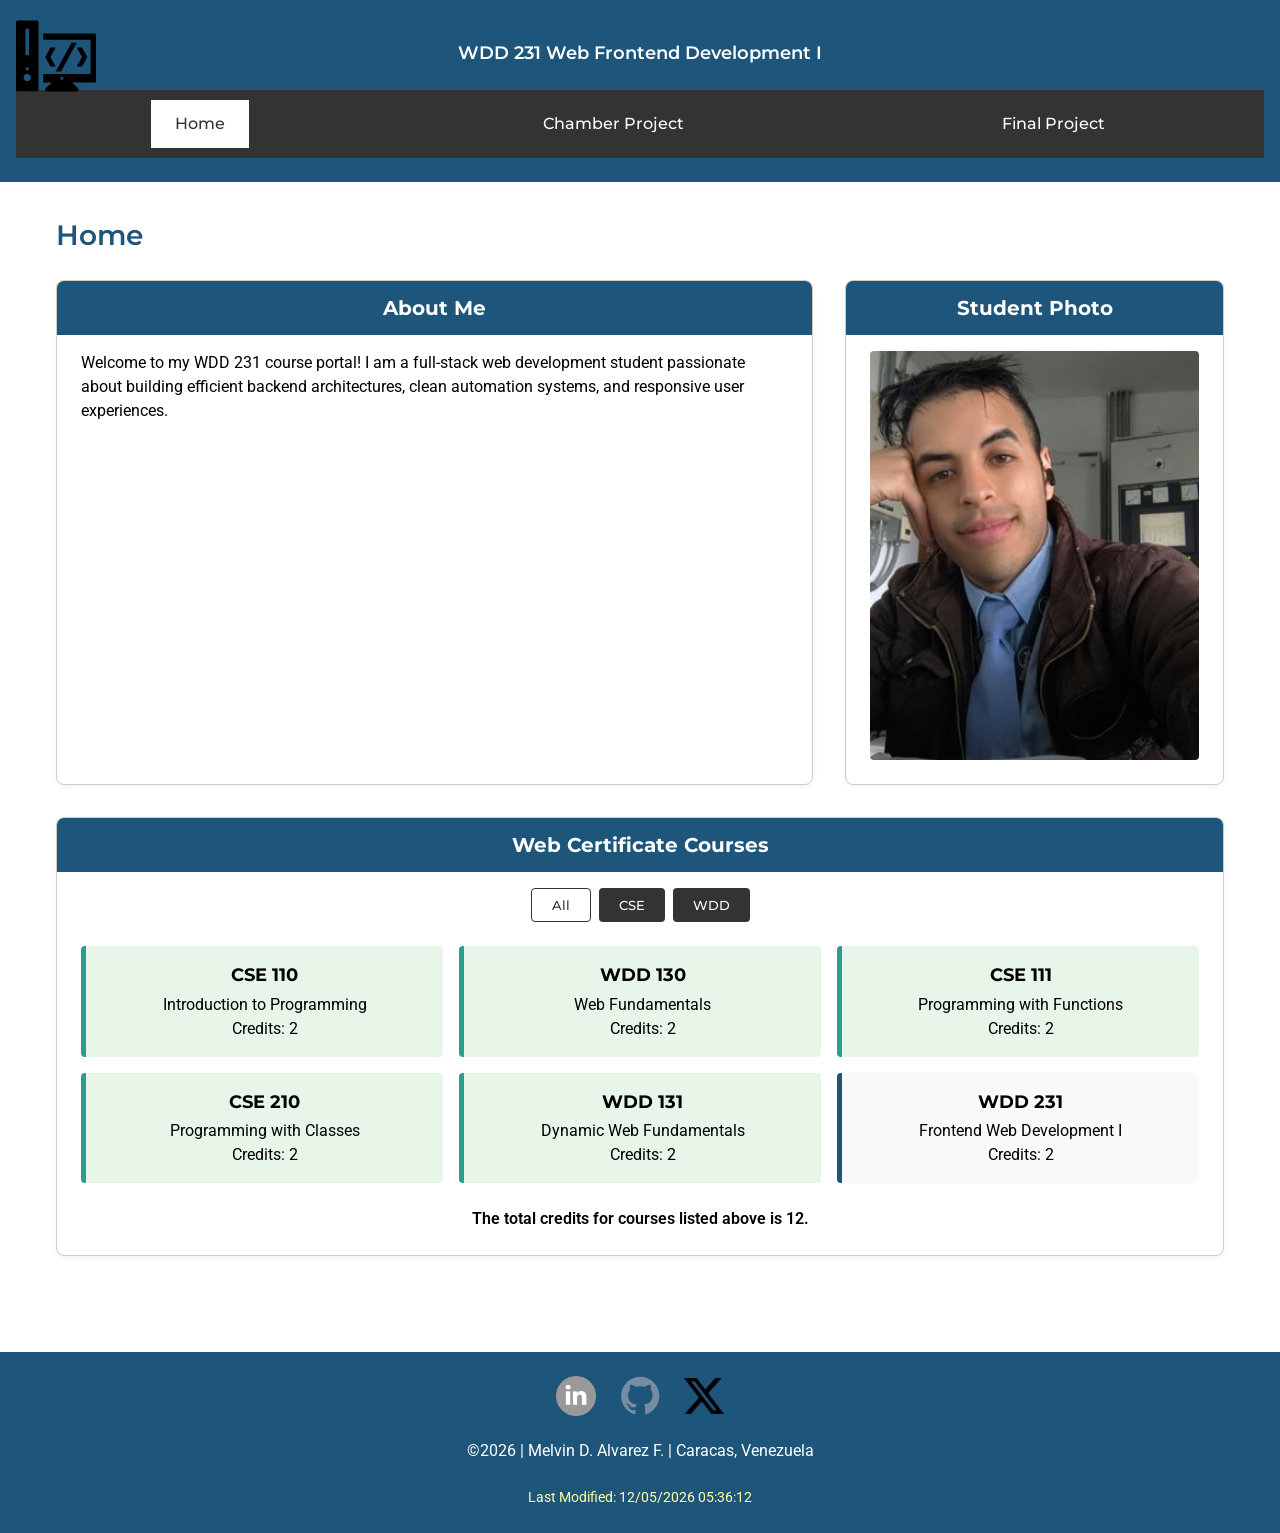
<file: index.html>
<!DOCTYPE html>
<html lang="en">
<head>
  <meta charset="UTF-8">
  <meta name="viewport" content="width=device-width, initial-scale=1.0">
  <title>WDD 231 - Home - Melvin Alvarez</title>
  <meta name="description" content="WDD 231 Course Portal and Chamber of Commerce Project Site Plan by Melvin Alvarez.">
  <meta name="author" content="Melvin David Alvarez Fernandez">
  <link rel="stylesheet" href="styles/styles.css">
  <link rel="stylesheet" href="styles/styles-large.css">
  <link rel="preconnect" href="https://fonts.googleapis.com">
  <link rel="preconnect" href="https://fonts.gstatic.com" crossorigin>
  <link href="https://fonts.googleapis.com/css2?family=Montserrat:wght@400;600;700&family=Roboto:wght@400;500&display=swap" rel="stylesheet">
  <script src="scripts/getdates.js" defer></script>
  <script src="scripts/navigation.js" defer></script>
  <script src="scripts/courses.js" defer></script>
</head>
<body>
  <header>
    <img src="images/programmingdesktop.svg" alt="Site Logo" width="40" height="40" class="header-logo">
    <div class="logo-box">
      <span>WDD 231 Web Frontend Development I</span>
    </div>
    <button id="menu" aria-label="Toggle Navigation"></button>
    <nav class="nav">
      <a href="index.html" class="active">Home</a>
      <a href="chamber/index.html">Chamber Project</a>
      <a href="final-project/index.html">Final Project</a>
    </nav>
  </header>

  <main>
    <h1>Home</h1>
    <div class="profile-grid">
      <section class="card about-card">
        <h2>About Me</h2>
        <p>
          Welcome to my WDD 231 course portal! I am a full-stack web development student passionate about building efficient backend architectures, clean automation systems, and responsive user experiences.
        </p>
      </section>

      <section class="card photo-card">
        <h2>Student Photo</h2>
        <img src="images/profile.jpg" alt="Melvin Alvarez Profile Picture" width="300" height="300">
      </section>
    </div>

    <section class="card courses-card">
      <h2>Web Certificate Courses</h2>
      
      <div class="filter-buttons">
        <button id="all-btn" class="active-filter">All</button>
        <button id="cse-btn">CSE</button>
        <button id="wdd-btn">WDD</button>
      </div>

      <div id="courses-container" class="courses-grid">
      </div>
      <p id="total-credits" class="credits-info"></p>
    </section>
  </main>

  <footer>
    <div class="social-links">
      <a href="https://linkedin.com/in/melnekoman" target="_blank" rel="noopener" aria-label="LinkedIn Profile">
        <img src="images/linkedin.webp" alt="LinkedIn Profile" width="24" height="24">
      </a>
      <a href="https://github.com/melnekoman" target="_blank" rel="noopener" aria-label="GitHub Profile">
        <img src="images/github.svg" alt="GitHub Profile" width="24" height="24">
      </a>
      <a href="https://x.com/melnekoman" target="_blank" rel="noopener" aria-label="X Profile">
        <img src="images/xlogo.webp" alt="X Profile" width="24" height="24">
      </a>
    </div>
    <p>
      &copy;<span id="currentyear"></span> | Melvin D. Alvarez F. | Caracas, Venezuela
    </p>
    <p id="lastModified"></p>
  </footer>
</body>
</html>
</file>
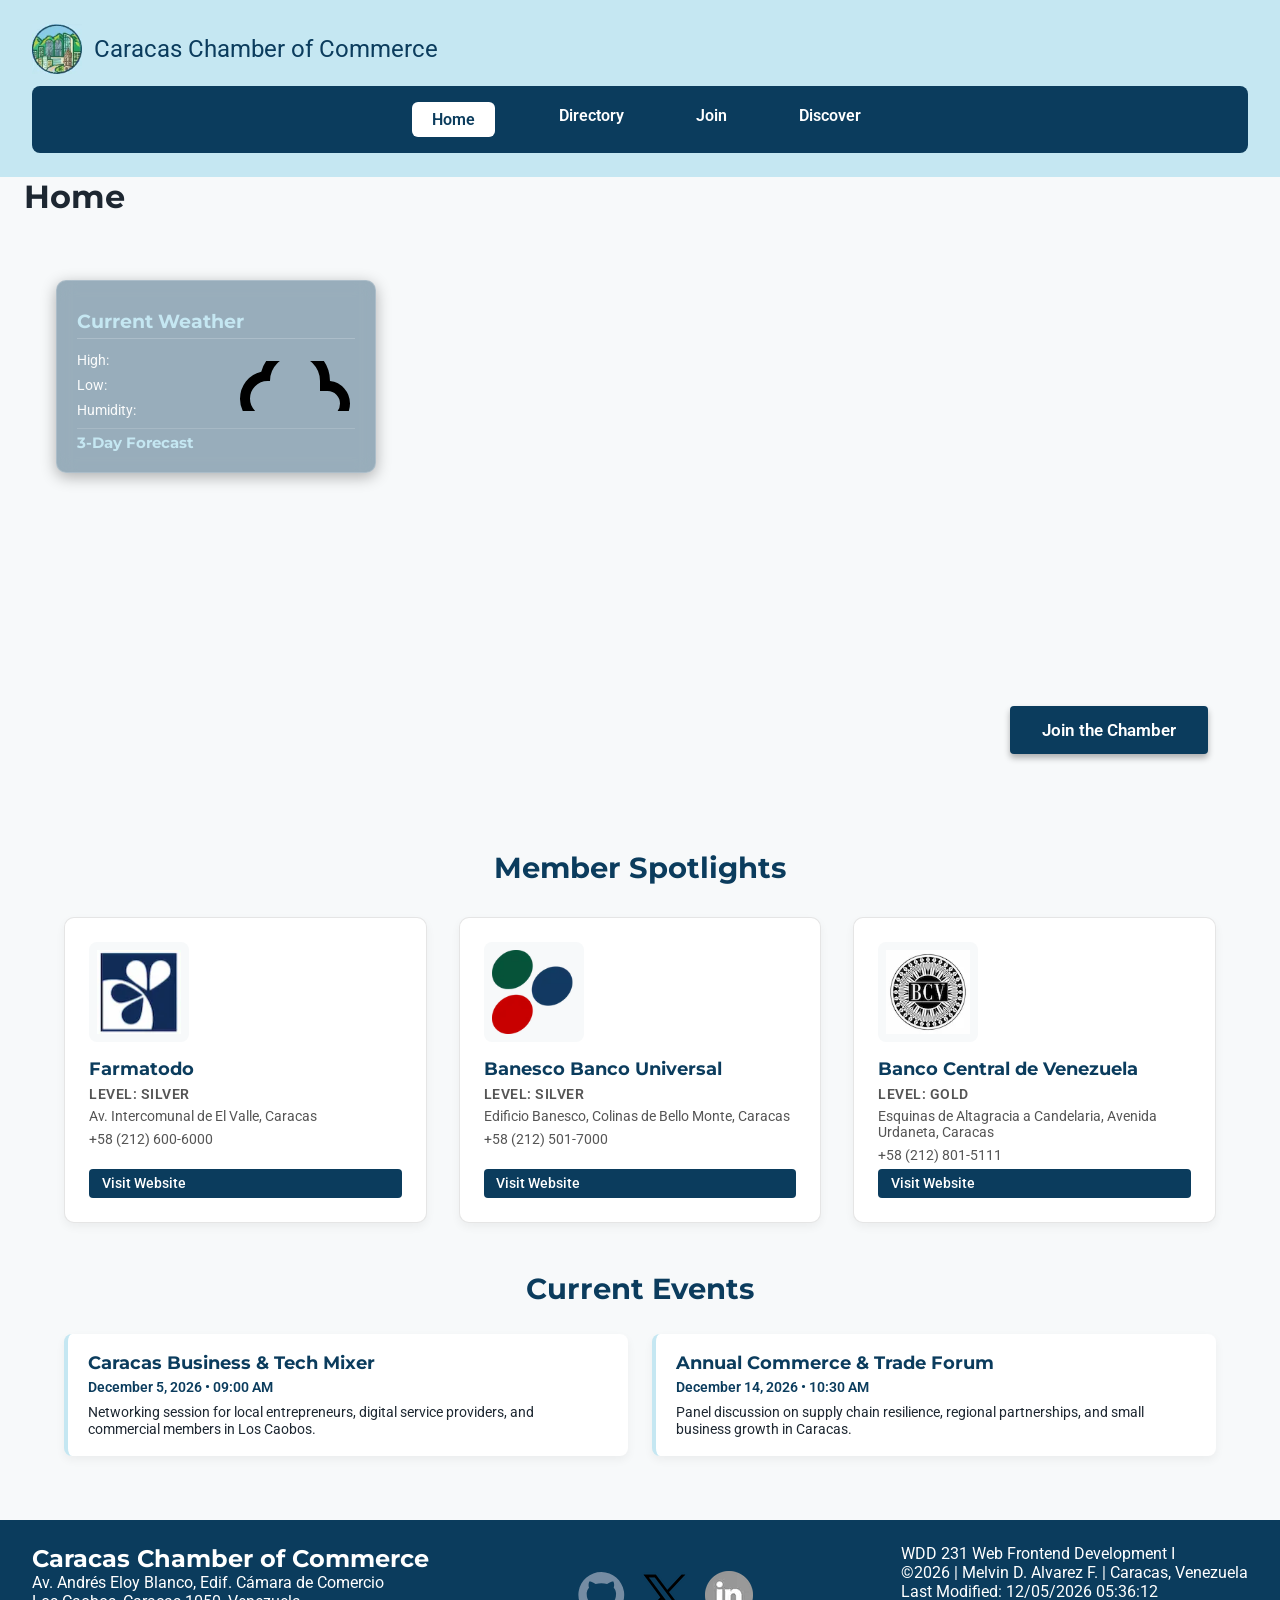
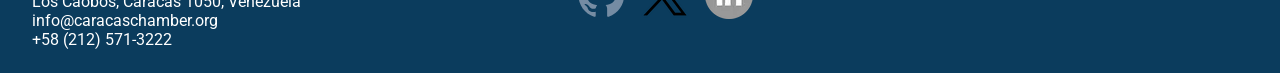
<file: chamber/index.html>
<!DOCTYPE html>
<html lang="en">
<head>
  <meta charset="UTF-8">
  <meta name="viewport" content="width=device-width, initial-scale=1.0">
  <title>Caracas Chamber of Commerce - Home | Caracas, Venezuela</title>
  <meta name="description" content="Discover the Caracas Chamber of Commerce. Access our business directory, check local weather updates, and join our growing network in Caracas, Venezuela.">
  <meta name="author" content="Melvin David Alvarez Fernandez">
  <link rel="stylesheet" href="styles/styles.css">
  <link rel="stylesheet" href="styles/styles-large.css">
  <link rel="preconnect" href="https://fonts.googleapis.com">
  <link rel="preconnect" href="https://fonts.gstatic.com" crossorigin>
  <link href="https://fonts.googleapis.com/css2?family=Montserrat:wght@400;600;700&family=Roboto:wght@400;500&display=swap" rel="stylesheet">
  <link rel="icon" type="image/svg+xml" href="images/favicon.webp">
  <script src="scripts/getdates.js" defer></script>
  <script src="scripts/navigation.js" defer></script>
  <script src="scripts/weather.js" defer></script>
  <script src="scripts/spotlights.js" defer></script>
  <meta property="og:title" content="Caracas Chamber of Commerce - Home">
  <meta property="og:type" content="website">
  <meta property="og:image" content="https://melnekoman.github.io/wdd231/chamber/images/caracas-og.jpg">
  <meta property="og:image:alt" content="Reference logo of the Caracas Chamber of Commerce">
  <meta property="og:url" content="https://melnekoman.github.io/wdd231/chamber/index.html">
  <meta property="og:description" content="Welcome to the Caracas Chamber of Commerce home page.">
</head>
<body>
  <header>
    <div class="header-logo">
      <img src="images/favicon.webp" alt="Caracas Chamber Logo" width="50" height="50">
      <p class="site-title">Caracas Chamber of Commerce</p>
    </div>
    <div class="header-controls">
      <button id="hamburger-menu" aria-label="Toggle Navigation Menu"></button>
    </div>
    <nav id="primary-nav">
      <ul>
        <li><a href="index.html" class="active">Home</a></li>
        <li><a href="directory.html">Directory</a></li>
        <li><a href="join.html">Join</a></li>
        <li><a href="discover.html">Discover</a></li>
      </ul>
    </nav>
  </header>

  <main>
    <h1>Home</h1>
    <section class="hero">
      <picture>
        <source media="(max-width: 768px)" srcset="images/hero-mobile.webp">
        <img src="images/hero-desktop.webp" alt="Panoramic view of Caracas city" width="1600" height="720" loading="eager" fetchpriority="high">
      </picture>

      <div class="weather-card">
        <h2>Current Weather</h2>
        <div class="weather-main-info">
          <p class="weather-temp-desc"><span id="current-temp"></span> <span id="weather-desc"></span></p>
          
          <div class="weather-row">
            <div class="weather-details">
              <p>High: <span id="high-temp"></span></p>
              <p>Low: <span id="low-temp"></span></p>
              <p>Humidity: <span id="humidity"></span></p>
            </div>
            <img id="weather-icon" src="images/weather-icon.svg" alt="An icon displaying the weather logo" width="48" height="48">
          </div>
        </div>
        <div class="forecast">
          <h3>3-Day Forecast</h3>
          <div id="forecast-container"></div>
        </div>
      </div>

      <a href="join.html" class="cta-button">Join the Chamber</a>
    </section>

    <section class="spotlights-section">
      <h2>Member Spotlights</h2>
      <div id="spotlights"></div>
    </section>
    <section class="events-section">
      <h2>Current Events</h2>
      <div class="events-list">
        <article class="event-card">
          <h3>Caracas Business &amp; Tech Mixer</h3>
          <p class="event-date">December 5, 2026 &bull; 09:00 AM</p>
          <p>Networking session for local entrepreneurs, digital service providers, and commercial members in Los Caobos.</p>
        </article>
        <article class="event-card">
          <h3>Annual Commerce &amp; Trade Forum</h3>
          <p class="event-date">December 14, 2026 &bull; 10:30 AM</p>
          <p>Panel discussion on supply chain resilience, regional partnerships, and small business growth in Caracas.</p>
        </article>
      </div>
    </section>
  </main>

  <footer>
    <div class="footer-info">
      <h2>Caracas Chamber of Commerce</h2>
      <p>Av. Andrés Eloy Blanco, Edif. Cámara de Comercio</p>
      <p>Los Caobos, Caracas 1050, Venezuela</p>
      <p>info@caracaschamber.org</p>
      <p>+58 (212) 571-3222</p>
    </div>
    <div class="footer-social">
      <a href="https://melnekoman.github.io/wdd231" target="_blank" aria-label="GitHub"><img src="images/github.svg" alt=""></a>
      <a href="https://x.com/melnekoman" target="_blank" aria-label="X"><img src="images/xlogo.webp" alt=""></a>
      <a href="https://www.linkedin.com/in/melnekoman" target="_blank" aria-label="LinkedIn"><img src="images/linkedin.webp" alt=""></a>
    </div>
    <div class="footer-meta">
      <p>WDD 231 Web Frontend Development I</p>
      <p>
      &copy;<span id="currentyear"></span> | Melvin D. Alvarez F. | Caracas, Venezuela
      </p>
    <p id="lastModified"></p>
    </div>
  </footer>
</body>
</html>
</file>
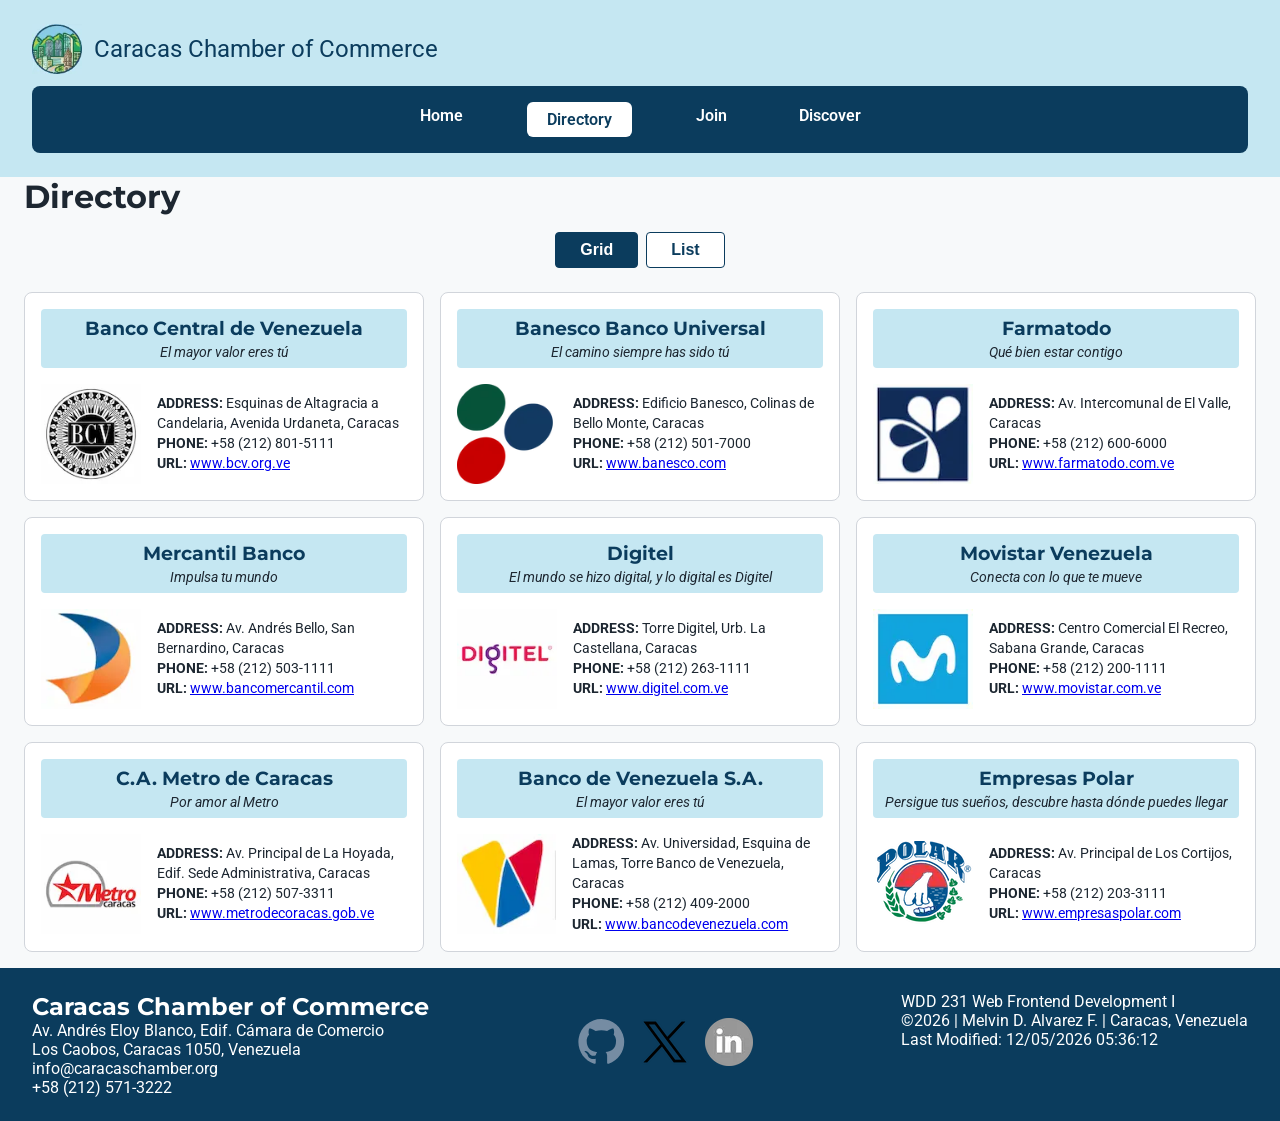
<file: chamber/directory.html>
<!DOCTYPE html>
<html lang="en">
<head>
  <meta charset="UTF-8">
  <meta name="viewport" content="width=device-width, initial-scale=1.0">
  <title>Caracas Chamber of Commerce - Directory | Caracas, Venezuela</title>
  <meta name="description" content="Member directory of the Caracas Chamber of Commerce listing local businesses and organizations.">
  <meta name="author" content="Melvin David Alvarez Fernandez">
  <link rel="stylesheet" href="styles/styles.css">
  <link rel="stylesheet" href="styles/styles-large.css">
  <link rel="preconnect" href="https://fonts.googleapis.com">
  <link rel="preconnect" href="https://fonts.gstatic.com" crossorigin>
  <link href="https://fonts.googleapis.com/css2?family=Montserrat:wght@400;600;700&family=Roboto:wght@400;500&display=swap" rel="stylesheet">
  <link rel="icon" type="image/svg+xml" href="images/favicon.webp">
  <script src="scripts/getdates.js" defer></script>
  <script src="scripts/navigation.js" defer></script>
  <script src="scripts/members.js" defer></script>
  <meta property="og:title" content="Caracas Chamber of Commerce - Directory">
  <meta property="og:type" content="website">
  <meta property="og:image" content="https://melnekoman.github.io/wdd231/chamber/images/caracas-og.jpg">
  <meta property="og:image:alt" content="Reference logo of the Caracas Chamber of Commerce">
  <meta property="og:url" content="https://melnekoman.github.io/wdd231/chamber/directory.html">
  <meta property="og:description" content="Explore and connect with certified businesses registered with the Caracas Chamber of Commerce.">
</head>
<body>
  <header>
    <div class="header-logo">
      <img src="images/favicon.webp" alt="Caracas Chamber Logo" width="50" height="50">
      <p class="site-title">Caracas Chamber of Commerce</p>
    </div>
    <div class="header-controls">
      <button id="hamburger-menu" aria-label="Toggle Navigation Menu"></button>
    </div>
    <nav id="primary-nav">
      <ul>
        <li><a href="index.html">Home</a></li>
        <li><a href="directory.html" class="active">Directory</a></li>
        <li><a href="join.html">Join</a></li>
        <li><a href="discover.html">Discover</a></li>
      </ul>
    </nav>
  </header>

  <main>
    <h1>Directory</h1>
    
    <div class="view-toggle">
      <button id="grid-view" class="active-view">Grid</button>
      <button id="list-view">List</button>
    </div>

    <div id="members-container" class="grid-layout"></div>
  </main>

  <footer>
    <div class="footer-info">
      <h2>Caracas Chamber of Commerce</h2>
      <p>Av. Andrés Eloy Blanco, Edif. Cámara de Comercio</p>
      <p>Los Caobos, Caracas 1050, Venezuela</p>
      <p>info@caracaschamber.org</p>
      <p>+58 (212) 571-3222</p>
    </div>
    <div class="footer-social">
      <a href="https://melnekoman.github.io/wdd231" target="_blank" aria-label="GitHub"><img src="images/github.svg" alt="GitHub"></a>
      <a href="https://x.com/melnekoman" target="_blank" aria-label="X"><img src="images/xlogo.webp" alt="Twitter/X"></a>
      <a href="https://www.linkedin.com/in/melnekoman" target="_blank" aria-label="LinkedIn"><img src="images/linkedin.webp" alt="LinkedIn"></a>
    </div>
    <div class="footer-meta">
      <p>WDD 231 Web Frontend Development I</p>
      <p>
      &copy;<span id="currentyear"></span> | Melvin D. Alvarez F. | Caracas, Venezuela
      </p>
    <p id="lastModified"></p>
    </div>
  </footer>
</body>
</html>
</file>
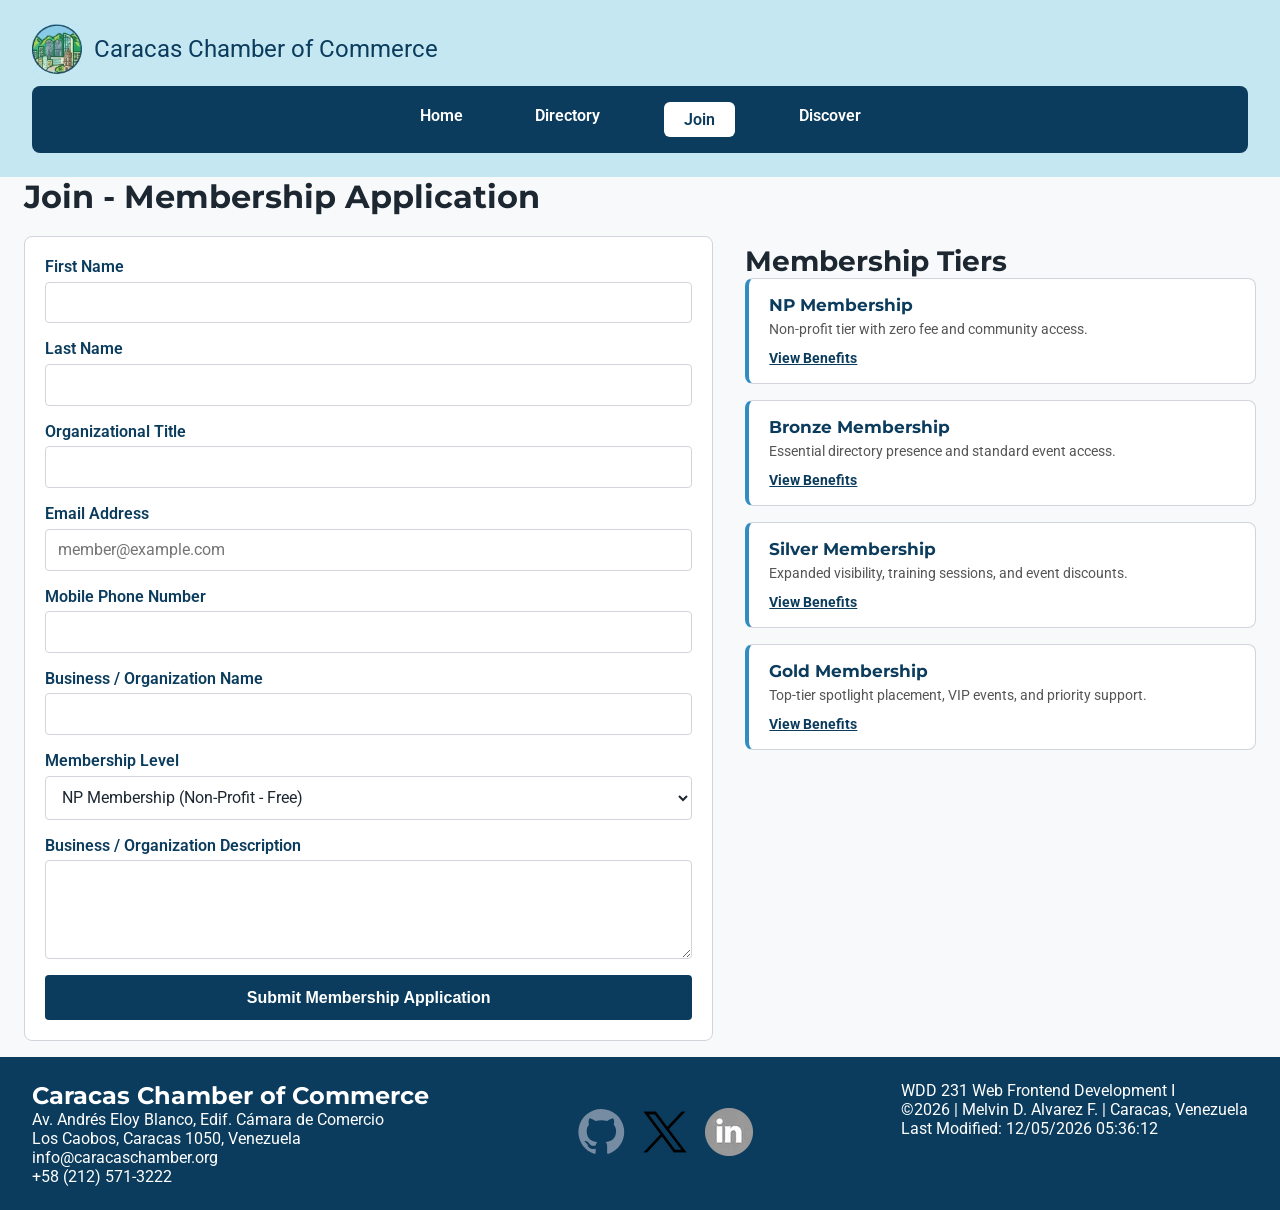
<file: chamber/join.html>
<!DOCTYPE html>
<html lang="en">
<head>
  <meta charset="UTF-8">
  <meta name="viewport" content="width=device-width, initial-scale=1.0">
  <title>Caracas Chamber of Commerce - Join | Caracas, Venezuela</title>
  <meta name="description" content="Apply for membership with the Caracas Chamber of Commerce. Explore NP, Bronze, Silver, and Gold tiers and connect with local businesses.">
  <meta name="author" content="Melvin David Alvarez Fernandez">
  <link rel="stylesheet" href="styles/styles.css">
  <link rel="stylesheet" href="styles/styles-large.css">
  <link rel="preconnect" href="https://fonts.googleapis.com">
  <link rel="preconnect" href="https://fonts.gstatic.com" crossorigin>
  <link href="https://fonts.googleapis.com/css2?family=Montserrat:wght@400;600;700&family=Roboto:wght@400;500&display=swap" rel="stylesheet">
  <link rel="icon" type="image/svg+xml" href="images/favicon.webp">
  <script src="scripts/getdates.js" defer></script>
  <script src="scripts/navigation.js" defer></script>
  <script src="scripts/join.js" defer></script>
  <meta property="og:title" content="Caracas Chamber of Commerce - Join">
  <meta property="og:type" content="website">
  <meta property="og:image" content="https://melnekoman.github.io/wdd231/chamber/images/caracas-og.jpg">
  <meta property="og:image:alt" content="Reference logo of the Caracas Chamber of Commerce">
  <meta property="og:url" content="https://melnekoman.github.io/wdd231/chamber/join.html">
  <meta property="og:description" content="Apply for membership with the Caracas Chamber of Commerce. Explore NP, Bronze, Silver, and Gold tiers to grow your business and connect with local leaders.">
</head>
<body>
  <header>
    <div class="header-logo">
      <img src="images/favicon.webp" alt="Caracas Chamber Logo" width="50" height="50">
      <p class="site-title">Caracas Chamber of Commerce</p>
    </div>
    <div class="header-controls">
      <button id="hamburger-menu" aria-label="Toggle Navigation Menu"></button>
    </div>
    <nav id="primary-nav">
      <ul>
        <li><a href="index.html">Home</a></li>
        <li><a href="directory.html">Directory</a></li>
        <li><a href="join.html" class="active">Join</a></li>
        <li><a href="discover.html">Discover</a></li>
      </ul>
    </nav>
  </header>

  <main>
    <h1>Join - Membership Application</h1>
    <div class="join-layout">
      <form method="get" action="thankyou.html" class="membership-form">
        <label>
          First Name
          <input type="text" name="firstName" title="Enter your first name" autocomplete="given-name" required>
        </label>

        <label>
          Last Name
          <input type="text" name="lastName" title="Enter your last name" autocomplete="family-name" required>
        </label>

        <label>
          Organizational Title
          <input type="text" name="orgTitle" title="Enter your title within the organization (at least 7 letters, spaces, or hyphens)" autocomplete="organization-title" pattern="[A-Za-z\- ]{7,}">
        </label>

        <label>
          Email Address
          <input type="email" name="email" title="Enter a valid email address" autocomplete="email" placeholder="member@example.com" required>
        </label>

        <label>
          Mobile Phone Number
          <input type="tel" name="phone" title="Enter your mobile phone number" autocomplete="tel" required>
        </label>

        <label>
          Business / Organization Name
          <input type="text" name="organization" title="Enter your business or organization name" autocomplete="organization" required>
        </label>

        <label>
          Membership Level
          <select name="membership" title="Select a membership level">
            <option value="np">NP Membership (Non-Profit - Free)</option>
            <option value="bronze">Bronze Membership</option>
            <option value="silver">Silver Membership</option>
            <option value="gold">Gold Membership</option>
          </select>
        </label>

        <label>
          Business / Organization Description
          <textarea name="description" title="Describe your business or organization" autocomplete="off" rows="4"></textarea>
        </label>

        <input type="hidden" name="timestamp" id="timestamp">

        <input type="submit" value="Submit Membership Application" class="submit-btn">
      </form>

      <aside class="membership-cards" aria-label="Membership levels and benefits">
        <h2>Membership Tiers</h2>
        <div class="cards-grid">
          <article class="level-card">
            <h3>NP Membership</h3>
            <p>Non-profit tier with zero fee and community access.</p>
            <a href="#np-modal" data-level="np" class="modal-trigger">View Benefits</a>
          </article>

          <article class="level-card">
            <h3>Bronze Membership</h3>
            <p>Essential directory presence and standard event access.</p>
            <a href="#bronze-modal" data-level="bronze" class="modal-trigger">View Benefits</a>
          </article>

          <article class="level-card">
            <h3>Silver Membership</h3>
            <p>Expanded visibility, training sessions, and event discounts.</p>
            <a href="#silver-modal" data-level="silver" class="modal-trigger">View Benefits</a>
          </article>

          <article class="level-card">
            <h3>Gold Membership</h3>
            <p>Top-tier spotlight placement, VIP events, and priority support.</p>
            <a href="#gold-modal" data-level="gold" class="modal-trigger">View Benefits</a>
          </article>
        </div>
      </aside>
    </div>

    <dialog id="membership-modal" class="membership-dialog">
      <div class="dialog-content">
        <button id="close-modal" type="button" class="close-modal-btn" aria-label="Close modal">&times;</button>
        <h3 id="modal-title"></h3>
        <p id="modal-cost" class="modal-cost"></p>
        <ul id="modal-benefits"></ul>
      </div>
    </dialog>
  </main>

  <footer>
    <div class="footer-info">
      <h2>Caracas Chamber of Commerce</h2>
      <p>Av. Andrés Eloy Blanco, Edif. Cámara de Comercio</p>
      <p>Los Caobos, Caracas 1050, Venezuela</p>
      <p>info@caracaschamber.org</p>
      <p>+58 (212) 571-3222</p>
    </div>
    <div class="footer-social">
      <a href="https://melnekoman.github.io/wdd231" target="_blank" aria-label="GitHub"><img src="images/github.svg" alt=""></a>
      <a href="https://x.com/melnekoman" target="_blank" aria-label="X"><img src="images/xlogo.webp" alt=""></a>
      <a href="https://www.linkedin.com/in/melnekoman" target="_blank" aria-label="LinkedIn"><img src="images/linkedin.webp" alt=""></a>
    </div>
    <div class="footer-meta">
      <p>WDD 231 Web Frontend Development I</p>
      <p>
      &copy;<span id="currentyear"></span> | Melvin D. Alvarez F. | Caracas, Venezuela
      </p>
    <p id="lastModified"></p>
    </div>
  </footer>
</body>
</html>
</file>
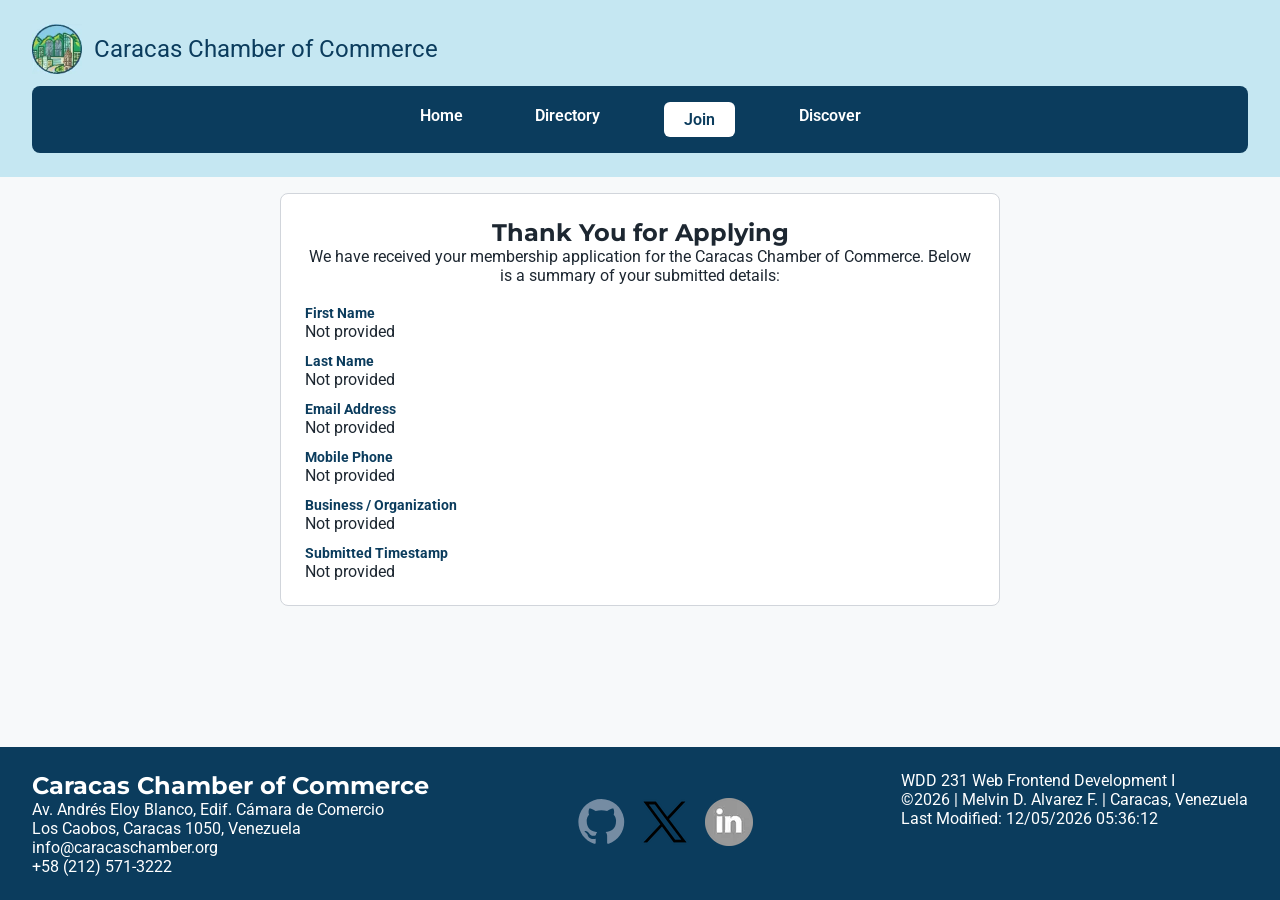
<file: chamber/thankyou.html>
<!DOCTYPE html>
<html lang="en">
<head>
  <meta charset="UTF-8">
  <meta name="viewport" content="width=device-width, initial-scale=1.0">
  <title>Caracas Chamber of Commerce - Thank You | Caracas, Venezuela</title>
  <meta name="description" content="Confirmation page for your membership application with the Caracas Chamber of Commerce.">
  <meta name="author" content="Melvin David Alvarez Fernandez">
  <link rel="stylesheet" href="styles/styles.css">
  <link rel="stylesheet" href="styles/styles-large.css">
  <link rel="preconnect" href="https://fonts.googleapis.com">
  <link rel="preconnect" href="https://fonts.gstatic.com" crossorigin>
  <link href="https://fonts.googleapis.com/css2?family=Montserrat:wght@400;600;700&family=Roboto:wght@400;500&display=swap" rel="stylesheet">
  <link rel="icon" type="image/svg+xml" href="images/favicon.webp">
  <script src="scripts/getdates.js" defer></script>
  <script src="scripts/navigation.js" defer></script>
  <script src="scripts/thankyou.js" defer></script>
  <meta property="og:title" content="Caracas Chamber of Commerce - Thank You">
  <meta property="og:type" content="website">
  <meta property="og:image" content="https://melnekoman.github.io/wdd231/chamber/images/caracas-og.jpg">
  <meta property="og:image:alt" content="Reference logo of the Caracas Chamber of Commerce">
  <meta property="og:url" content="https://melnekoman.github.io/wdd231/chamber/thankyou.html">
  <meta property="og:description" content="Confirmation page for your membership application with the Caracas Chamber of Commerce. Review the submitted details for your organization's registration.">
</head>
<body>
  <header>
    <div class="header-logo">
      <img src="images/favicon.webp" alt="Caracas Chamber Logo" width="50" height="50">
      <p class="site-title">Caracas Chamber of Commerce</p>
    </div>
    <div class="header-controls">
      <button id="hamburger-menu" aria-label="Toggle Navigation Menu"></button>
    </div>
    <nav id="primary-nav">
      <ul>
        <li><a href="index.html">Home</a></li>
        <li><a href="directory.html">Directory</a></li>
        <li><a href="join.html" class="active">Join</a></li>
        <li><a href="discover.html">Discover</a></li>
      </ul>
    </nav>
  </header>

  <main>
    <section class="thankyou-box">
      <h1>Thank You for Applying</h1>
      <p>We have received your membership application for the Caracas Chamber of Commerce. Below is a summary of your submitted details:</p>
      <dl class="submitted-details">
        <div>
          <dt>First Name</dt>
          <dd id="out-first-name"></dd>
        </div>
        <div>
          <dt>Last Name</dt>
          <dd id="out-last-name"></dd>
        </div>
        <div>
          <dt>Email Address</dt>
          <dd id="out-email"></dd>
        </div>
        <div>
          <dt>Mobile Phone</dt>
          <dd id="out-phone"></dd>
        </div>
        <div>
          <dt>Business / Organization</dt>
          <dd id="out-organization"></dd>
        </div>
        <div>
          <dt>Submitted Timestamp</dt>
          <dd id="out-timestamp"></dd>
        </div>
      </dl>
    </section>
  </main>

  <footer>
    <div class="footer-info">
      <h2>Caracas Chamber of Commerce</h2>
      <p>Av. Andrés Eloy Blanco, Edif. Cámara de Comercio</p>
      <p>Los Caobos, Caracas 1050, Venezuela</p>
      <p>info@caracaschamber.org</p>
      <p>+58 (212) 571-3222</p>
    </div>
    <div class="footer-social">
      <a href="https://melnekoman.github.io/wdd231" target="_blank" aria-label="GitHub"><img src="images/github.svg" alt=""></a>
      <a href="https://x.com/melnekoman" target="_blank" aria-label="X"><img src="images/xlogo.webp" alt=""></a>
      <a href="https://www.linkedin.com/in/melnekoman" target="_blank" aria-label="LinkedIn"><img src="images/linkedin.webp" alt=""></a>
    </div>
    <div class="footer-meta">
      <p>WDD 231 Web Frontend Development I</p>
      <p>
      &copy;<span id="currentyear"></span> | Melvin D. Alvarez F. | Caracas, Venezuela
      </p>
    <p id="lastModified"></p>
    </div>
  </footer>
  <div class="confetti-container" aria-hidden="true">
  <span class="confetti confetti--one"></span>
  <span class="confetti confetti--two"></span>
  <span class="confetti confetti--three"></span>
  <span class="confetti confetti--four"></span>
  <span class="confetti confetti--five"></span>
  <span class="confetti confetti--six"></span>
</div>
</body>
</html>
</file>
<file: styles/styles.css>
:root {
    --primary-color: #1e557a;
    --nav-bg-color: #333333;
    --text-color: #000000;
    --light-bg: #f9f9f9;
    --card-bg: #ffffff;
    --border-color: #cccccc;
    --completed-bg: #e8f5e9;
    --completed-border: #2a9d8f;
    --box-shadow: rgba(0, 0, 0, 0.1);
    --box-shadow-2: rgba(0,0,0,0.05);
    --border-bottom: rgba(255, 255, 255, 0.1);
    --lastModified: #ffffaa;
    --heading-font: 'Montserrat', sans-serif;
    --body-font: 'Roboto', sans-serif;
}

* {
    margin: 0;
    padding: 0;
    box-sizing: border-box;
}

body {
    font-family: var(--body-font);
    color: var(--text-color);
    background-color: var(--card-bg);
    line-height: 1.5;
}

h1, h2, h3 {
    font-family: var(--heading-font);
}

header {
    background-color: var(--primary-color);
    color: var(--card-bg);
    text-align: center;
    padding: 2.5rem 1rem 1.5rem 1rem;
    position: relative;
}

.header-logo {
    position: absolute;
    top: 1rem;
    left: 1rem;
    width: 60px;
    height: 60px;
    border-radius: 4px;
    object-fit: cover;
}

.logo-box {
    display: flex;
    flex-direction: column;
    align-items: center;
    gap: 0.75rem;
    padding-left: 50px;
    padding-right: 40px;
}

.logo-box img {
    width: 50px;
    height: auto;
}

.logo-box span {
    font-family: var(--heading-font);
    font-weight: 600;
    font-size: 1.1rem;
}

#menu {
    display: block;
    background: none;
    border: none;
    cursor: pointer;
    font-size: 1.5rem;
    color: var(--card-bg);
    position: absolute;
    top: 1rem;
    right: 1rem;
}

#menu::before {
    content: "☰";
}

#menu.open::before {
    content: "❌";
}

.nav {
    display: none;
    flex-direction: column;
    justify-content: space-around;
    background-color: var(--nav-bg-color);
    width: 100%;
    margin-top: 2rem;
    padding: 0.6rem 0;
}

.nav.open {
    display: flex;
    flex-direction: column;
}

.nav a {
    color: var(--card-bg);
    text-decoration: none;
    font-family: var(--heading-font);
    font-weight: 500;
    padding: 1rem;
    text-align: center;
    border-bottom: 1px solid var(--border-bottom);
    transition: all 0.3s ease;
}

.nav a:hover, .nav a.active {
    background-color: var(--card-bg);
    color: var(--nav-bg-color);
}

main {
    max-width: 1200px;
    margin: 0 auto;
    padding: 2rem 1rem;
}

main > h1 {
    font-size: 1.75rem;
    font-weight: 600;
    margin-bottom: 1.5rem;
    color: var(--primary-color);
}

.profile-grid {
    display: flex;
    flex-direction: column;
    gap: 1.5rem;
    margin-bottom: 2rem;
}

.card {
    border: 1px solid var(--border-color);
    border-radius: 8px;
    overflow: hidden;
    background-color: var(--card-bg);
    box-shadow: 0 2px 5px var(--box-shadow-2);
    padding: 1.5rem;
}

.card h2 {
    background-color: var(--primary-color);
    color: var(--card-bg);
    padding: 0.75rem 1rem;
    margin: -1.5rem -1.5rem 1rem -1.5rem;
    font-size: 1.25rem;
    text-align: center;
}

.photo-card img {
    width: 100%;
    height: auto;
    border-radius: 4px;
    display: block;
    object-fit: cover;
}

.courses-card {
    margin-bottom: 2rem;
}

.filter-buttons {
    display: flex;
    justify-content: center;
    gap: 0.5rem;
    margin-bottom: 1.5rem;
    flex-wrap: wrap;
}

.filter-buttons button {
    background-color: var(--nav-bg-color);
    color: var(--card-bg);
    border: none;
    padding: 0.5rem 1.25rem;
    border-radius: 4px;
    cursor: pointer;
    font-family: var(--heading-font);
    font-weight: 500;
    transition: all 0.3s ease;
}

.filter-buttons button:hover, .filter-buttons button.active-filter {
    background-color: var(--card-bg);
    color: var(--nav-bg-color);
    border: 1px solid var(--nav-bg-color);
}

.courses-grid {
    display: grid;
    grid-template-columns: 1fr;
    gap: 1rem;
}

.course-card {
    background-color: var(--light-bg);
    border-left: 5px solid var(--primary-color);
    padding: 1rem;
    border-radius: 4px;
    text-align: center;
}

.course-card.completed {
    border-left-color: var(--completed-border);
    background-color: var(--completed-bg);
}

.course-card h3 {
    font-size: 1.1rem;
    margin-bottom: 0.25rem;
}

.credits-info {
    margin-top: 1.5rem;
    text-align: center;
    font-weight: 600;
}

footer {
    background-color: var(--primary-color);
    color: var(--card-bg);
    text-align: center;
    padding: 1.5rem;
    margin-top: 2rem;
    font-family: var(--body-font);
    display: flex;
    flex-direction: column;
    gap: 1rem;
}

.social-links {
    display: flex;
    justify-content: center;
    gap: 1.5rem;
}

.social-links img {
    width: 40px;
    height: 40px;
    object-fit: contain;
    transition: opacity 0.3s ease;
}

.social-links a:hover img {
    opacity: 0.7;
}

.social-links a {
    color: var(--card-bg);
    transition: color 0.3s ease;
}

.social-links a:hover {
    color: var(--light-bg);
}

#lastModified {
    color: var(--lastModified);
    margin-top: 0.5rem;
    font-size: 0.9rem;
}
</file>
<file: styles/styles-large.css>
@media screen and (min-width: 768px) {
    #menu {
        display: none;
    }

    .nav {
        display: flex;
        flex-direction: row;
        justify-content: space-around;
        background-color: var(--nav-bg-color);
        margin-top: 1.5rem;
        box-shadow: none;
    }

    .nav a {
        border-bottom: none;
        padding: 0.75rem 1.5rem;
    }

    .header-logo {
        width: 80px;
        height: 80px;
    }

    .logo-box {
        padding-left: 0;
        padding-right: 0;
    }

    .profile-grid {
        display: grid;
        grid-template-columns: 2fr 1fr;
        gap: 2rem;
    }

    .courses-grid {
        grid-template-columns: repeat(3, 1fr);
    }
}
</file>
<file: chamber/styles/styles.css>
:root {
  --primary-color: #0b3c5d;
  --secondary-color: #328cc1;
  --accent-color: #c5e7f2;
  --background-color: #f7f9fa;
  --card-background: #ffffff;
  --text-color: #1d2731;
  --border-color: #d1d5db;
  --muted-text-color: #555555;
  --heading-font: 'Montserrat', sans-serif;
  --body-font: 'Roboto', sans-serif;
  --confetti-red: #ff595e;
  --confetti-yellow: #ffca3a;
  --confetti-green: #8ac926;
  --confetti-blue: #1982c4;
  --confetti-purple: #6a4c93;
  --confetti-duration: 4s;
  --confetti-z: 50;
}

* {
  margin: 0;
  padding: 0;
  box-sizing: border-box;
}

body {
  font-family: var(--body-font);
  background-color: var(--background-color);
  color: var(--text-color);
}

h1, h2, h3 {
  font-family: var(--heading-font);
}

.site-title {
  font-size: 1.5rem;
}

header {
  background-color: var(--accent-color);
  color: var(--primary-color);
  padding: 1rem;
  display: flex;
  flex-wrap: wrap;
  align-items: center;
  justify-content: space-between;
  width: 100%;
  position: relative;
}

.header-logo {
  display: flex;
  align-items: center;
  gap: 0.75rem;
}

.header-logo h1 {
  font-size: 1.1rem;
  color: var(--primary-color);
}

#hamburger-menu {
  background: var(--card-background);
  border: 1px solid var(--border-color);
  color: var(--primary-color);
  font-size: 1.5rem;
  cursor: pointer;
  padding: 0.25rem 0.5rem;
  position: absolute;
  top: 1rem;
  right: 1rem;
  border-radius: 5px;
  box-shadow: 0 2px 5px rgba(0, 0, 0, 0.1);
  transition: background-color 0.3s ease, transform 0.2s ease;
}

#hamburger-menu:hover {
  background-color: var(--accent-color);
}

#hamburger-menu::before {
  content: "☰";
}

#hamburger-menu.open::before {
  content: "❌";
}

nav {
  display: none;
  flex-direction: column;
  width: 100%;
  background-color: var(--primary-color);
  margin-top: 0.75rem;
  border-radius: 8px;
  overflow: hidden;
}

nav.open {
  display: flex;
}

nav ul {
  list-style: none;
  width: 100%;
}

nav li a {
  display: block;
  color: var(--card-background);
  text-decoration: none;
  padding: 0.85rem 1rem;
  text-align: center;
  font-weight: 600;
  border-top: 1px solid rgba(255, 255, 255, 0.1);
  transition: background-color 0.3s ease, color 0.3s ease;
}

nav li a.active,
nav li a:hover {
  background-color: var(--secondary-color);
  margin: 0.25rem 0.75rem;
  border-radius: 6px;
}

main {
  padding: 1rem;
  max-width: 1200px;
  margin: 0 auto;
}

main h2 {
  font-size: 1.75rem;
  margin-top: 0.5rem;
}

.view-toggle {
  display: flex;
  justify-content: center;
  gap: 0.5rem;
  margin: 1rem 0 1.5rem;
}

.view-toggle button {
  padding: 0.5rem 1.5rem;
  font-size: 1rem;
  font-weight: bold;
  border: 1px solid var(--primary-color);
  background-color: var(--card-background);
  color: var(--primary-color);
  cursor: pointer;
  border-radius: 4px;
}

.view-toggle button.active-view {
  background-color: var(--primary-color);
  color: var(--card-background);
}

.grid-layout {
  display: grid;
  grid-template-columns: 1fr;
  gap: 1rem;
}

.grid-layout .member-card {
  background-color: var(--card-background);
  border: 1px solid var(--border-color);
  border-radius: 8px;
  padding: 1rem;
  display: flex;
  flex-direction: column;
  align-items: center;
  text-align: center;
}

.grid-layout .member-header {
  width: 100%;
  background-color: var(--accent-color);
  padding: 0.5rem;
  border-radius: 4px;
  margin-bottom: 1rem;
}

.grid-layout .member-header h3,
.list-layout .member-header h3 {
  color: var(--primary-color);
}

.grid-layout .member-header p {
  margin-top: 0.25rem;
  font-size: 0.85rem;
  font-style: italic;
}

.grid-layout .member-body {
  display: flex;
  flex-direction: column;
  align-items: center;
  gap: 1rem;
  width: 100%;
}

.grid-layout .member-body img {
  width: 100px;
  height: 100px;
  object-fit: contain;
}

.grid-layout .member-details {
  font-size: 0.9rem;
  line-height: 1.4;
}

.list-layout {
  display: flex;
  flex-direction: column;
  gap: 0.5rem;
}

.list-layout .member-card {
  background-color: var(--card-background);
  border: 1px solid var(--border-color);
  padding: 0.75rem 1rem;
  display: grid;
  grid-template-columns: 1fr;
  gap: 0.25rem;
}

.list-layout .member-card img,
.list-layout .member-header p {
  display: none;
}

.list-layout .member-header h3 {
  margin-bottom: 0.25rem;
  font-size: 1.1rem;
}

.hero {
  position: relative;
  width: 100%;
  max-height: 70vh;
  overflow: hidden;
  display: flex;
  justify-content: center;
  align-items: center;
}

.hero picture,
.hero img {
  width: 100%;
  height: auto;
  max-height: 70vh;
  display: block;
}

.hero img {
  object-fit: cover;
}

.hero .weather-card {
  position: absolute;
  top: 0.75rem;
  left: 0.75rem;
  right: 0.75rem;
  background: rgba(11, 60, 93, 0.4);
  backdrop-filter: blur(8px);
  -webkit-backdrop-filter: blur(8px);
  border: 1px solid rgba(255, 255, 255, 0.2);
  border-radius: 8px;
  padding: 0.75rem;
  color: var(--card-background);
  box-shadow: 0 4px 10px rgba(0, 0, 0, 0.3);
}

.hero .weather-card h2 {
  font-size: 0.95rem;
  margin-bottom: 0.3rem;
  border-bottom: 1px solid rgba(255, 255, 255, 0.2);
  padding-bottom: 0.2rem;
  color: var(--accent-color);
}

.weather-main-info,
.weather-details {
  display: flex;
  flex-direction: column;
  gap: 0.2rem;
}

.weather-temp-desc {
  font-size: 0.95rem;
  font-weight: 600;
  color: var(--card-background);
}

.weather-row {
  display: flex;
  justify-content: space-between;
  align-items: center;
}

.weather-details p,
#forecast-container p {
  font-size: 1rem;
  opacity: 0.95;
}

#weather-icon {
  width: 120px;
  height: 50px;
}

.forecast h3 {
  font-size: 0.95rem;
  margin-top: 0.4rem;
  border-top: 1px solid rgba(255, 255, 255, 0.15);
  padding-top: 0.25rem;
  color: var(--accent-color);
}

#forecast-container p {
  margin: 0.1rem 0;
}

.spotlights-section,
.events-section {
  margin: 2rem 1rem;
  padding: 1rem 0;
}

.spotlights-section h2,
.events-section h2 {
  text-align: center;
  font-size: 1.4rem;
  color: var(--primary-color);
  margin-bottom: 1.25rem;
}

.events-list {
  display: flex;
  flex-direction: column;
  gap: 1rem;
}

#spotlights {
  display: flex;
  flex-direction: column;
  gap: 1.25rem;
}

.spotlight-card {
  background: var(--card-background);
  border-radius: 10px;
  padding: 1.25rem;
  box-shadow: 0 4px 10px rgba(0, 0, 0, 0.05);
  border: 1px solid rgba(0, 0, 0, 0.1);
  display: flex;
  flex-direction: column;
  align-items: center;
  text-align: center;
  transition: transform 0.2s ease, box-shadow 0.2s ease;
}

.spotlight-card:hover {
  transform: translateY(-3px);
  box-shadow: 0 6px 15px rgba(0, 0, 0, 0.1);
}

.spotlight-card img {
  width: 90px;
  height: 90px;
  object-fit: contain;
  margin-bottom: 1rem;
  padding: 0.5rem;
  background: var(--background-color);
  border-radius: 8px;
}

.spotlight-info {
  display: flex;
  flex-direction: column;
  gap: 0.4rem;
  width: 100%;
}

.spotlight-info h3,
.event-card h3 {
  font-size: 1.1rem;
  color: var(--primary-color);
}

.membership-badge {
  font-size: 0.8rem;
  font-weight: 600;
  color: var(--accent-color);
  text-transform: uppercase;
  letter-spacing: 0.5px;
}

.spotlight-info p {
  font-size: 0.85rem;
  color: var(--muted-text-color);
}

.spotlight-info a {
  margin-top: 0.5rem;
  display: inline-block;
  padding: 0.4rem 0.8rem;
  background-color: var(--primary-color);
  color: var(--card-background);
  border-radius: 4px;
  text-decoration: none;
  font-size: 0.85rem;
  font-weight: 500;
  transition: background-color 0.2s ease;
}

.spotlight-info a:hover {
  background-color: var(--accent-color);
}

.event-card {
  background: var(--card-background);
  box-shadow: 0 4px 10px rgba(0, 0, 0, 0.05);
  border-left: 4px solid var(--accent-color);
  border-radius: 8px;
  padding: 1.15rem 1.25rem;
}

.event-card h3 {
  margin-bottom: 0.35rem;
}

.event-date {
  font-size: 0.85rem;
  font-weight: 600;
  color: var(--primary-color);
  margin-bottom: 0.5rem;
}

.event-card p {
  font-size: 0.9rem;
}

.cta-button {
  position: absolute;
  background-color: var(--primary-color);
  color: var(--card-background);
  border-radius: 4px;
  font-weight: 600;
  text-decoration: none;
  box-shadow: 0 4px 6px rgba(0, 0, 0, 0.3);
  transition: background-color 0.3s ease;
}

.cta-button:hover {
  background-color: var(--secondary-color);
}

.hero .cta-button {
  bottom: 0.75rem;
  left: 50%;
  transform: translateX(-50%);
  padding: 0.5rem 1rem;
  font-size: 0.85rem;
  white-space: nowrap;
}

footer {
  background-color: var(--primary-color);
  color: var(--card-background);
  padding: 1.25rem 1rem;
  display: flex;
  flex-direction: column;
  gap: 1rem;
  text-align: center;
}

.footer-social {
  display: flex;
  justify-content: center;
  gap: 1rem;
}

.footer-social img {
  width: 48px;
  height: 48px;
}

@keyframes cardEntrance {
  from {
    opacity: 0;
    transform: translateY(24px);
    border-left-color: var(--accent-color);
  }
  to {
    opacity: 1;
    transform: translateY(0);
    border-left-color: var(--secondary-color);
  }
}

.join-layout {
  display: flex;
  flex-direction: column;
  gap: 2rem;
  margin-top: 1.25rem;
}

.membership-form {
  background-color: var(--card-background);
  border: 1px solid var(--border-color);
  border-radius: 8px;
  padding: 1.25rem;
  display: flex;
  flex-direction: column;
  gap: 1rem;
}

.membership-form label {
  display: flex;
  flex-direction: column;
  gap: 0.35rem;
  font-weight: 600;
  color: var(--primary-color);
}

.membership-form input[type="text"],
.membership-form input[type="email"],
.membership-form input[type="tel"],
.membership-form select,
.membership-form textarea {
  width: 100%;
  padding: 0.65rem 0.75rem;
  border: 1px solid var(--border-color);
  border-radius: 4px;
  font-family: var(--body-font);
  font-size: 1rem;
  color: var(--text-color);
  background-color: var(--card-background);
}

.submit-btn {
  background-color: var(--primary-color);
  color: var(--card-background);
  border: none;
  border-radius: 4px;
  padding: 0.85rem 1.25rem;
  font-size: 1rem;
  font-weight: 700;
  cursor: pointer;
}

.membership-cards h3 {
  font-size: 1.25rem;
  margin-bottom: 1rem;
}

.cards-grid {
  display: flex;
  flex-direction: column;
  gap: 1rem;
}

.level-card {
  background-color: var(--card-background);
  border: 1px solid var(--border-color);
  border-left: 4px solid var(--secondary-color);
  border-radius: 8px;
  padding: 1rem 1.25rem;
  animation: cardEntrance 0.9s ease-out both;
}

.level-card:nth-child(2) {
  animation-delay: 0.15s;
}

.level-card:nth-child(3) {
  animation-delay: 0.3s;
}

.level-card:nth-child(4) {
  animation-delay: 0.45s;
}

.level-card h3 {
  font-family: var(--heading-font);
  color: var(--primary-color);
  font-size: 1.05rem;
  margin-bottom: 0.35rem;
}

.level-card p {
  font-size: 0.9rem;
  color: var(--muted-text-color);
  margin-bottom: 0.65rem;
}

.modal-trigger {
  display: inline-block;
  color: var(--primary-color);
  font-weight: 700;
  text-decoration: underline;
  font-size: 0.9rem;
}

.membership-dialog {
  margin: auto;
  border: 1px solid var(--border-color);
  border-radius: 8px;
  padding: 1.5rem;
  max-width: 460px;
  width: calc(100% - 2rem);
  background-color: var(--card-background);
  color: var(--text-color);
}

.membership-dialog::backdrop {
  background-color: rgba(29, 39, 49, 0.6);
}

.dialog-content {
  position: relative;
  display: flex;
  flex-direction: column;
  gap: 0.75rem;
}

.close-modal-btn {
  position: absolute;
  top: -0.5rem;
  right: -0.25rem;
  background: transparent;
  border: none;
  font-size: 1.5rem;
  line-height: 1;
  color: var(--primary-color);
  cursor: pointer;
}

.modal-cost {
  font-weight: 700;
  color: var(--secondary-color);
}

#modal-benefits {
  padding-left: 1.25rem;
  display: flex;
  flex-direction: column;
  gap: 0.4rem;
}

.thankyou-box {
  background-color: var(--card-background);
  border: 1px solid var(--border-color);
  border-radius: 8px;
  padding: 1.5rem;
  margin: 1rem auto;
  max-width: 720px;
  text-align: center;
}

.submitted-details {
  text-align: left;
  margin-top: 1.25rem;
  display: flex;
  flex-direction: column;
  gap: 0.75rem;
}

.submitted-details dt {
  font-weight: 700;
  color: var(--primary-color);
  font-size: 0.9rem;
}

.submitted-details dd {
  margin-left: 0;
  font-size: 1rem;
}

@keyframes confettiDrop {
  0% {
    transform: translate(0, -10vh) rotate(0deg);
    opacity: 1;
  }
  50% {
    transform: translate(20px, 50vh) rotate(360deg);
    opacity: 0.9;
  }
  100% {
    transform: translate(-16px, 105vh) rotate(720deg);
    opacity: 0.15;
  }
}

.confetti-container {
  position: fixed;
  inset: 0;
  overflow: hidden;
  pointer-events: none;
  z-index: var(--confetti-z);
}

.confetti {
  position: absolute;
  top: 0;
  width: 10px;
  height: 18px;
  border-radius: 2px;
  background-color: var(--confetti-red);
  animation: confettiDrop var(--confetti-duration) linear 0s infinite normal forwards;
}

.confetti--one {
  left: 10%;
  animation-duration: 3.5s;
}

.confetti--two {
  left: 24%;
  background-color: var(--confetti-yellow);
  animation: confettiDrop 4.2s ease-in-out -1.2s infinite normal forwards;
}

.confetti--three {
  left: 41%;
  background-color: var(--confetti-green);
  animation-duration: 3.8s;
  animation-delay: -2.1s;
}

.confetti--four {
  left: 58%;
  background-color: var(--confetti-blue);
  animation: confettiDrop 4.5s ease-in-out -0.6s infinite normal forwards;
}

.confetti--five {
  left: 74%;
  background-color: var(--confetti-purple);
  animation-duration: 3.9s;
  animation-delay: -1.7s;
}

.confetti--six {
  left: 88%;
  background-color: var(--confetti-yellow);
  animation-duration: 4.1s;
  animation-delay: -2.8s;
}
</file>
<file: chamber/styles/styles-large.css>
@media screen and (min-width: 64em) {
  body {
    min-height: 100vh;
    display: flex;
    flex-direction: column;
  }

  main {
    flex: 1 0 auto;
    width: 100%;
    max-width: 100%;
    padding: 0 1.5rem;
  }

  
  header {
    padding: 1.5rem 2rem;
  }

  #hamburger-menu {
    display: none;
  }

  nav {
    display: block;
  }

  nav ul {
    display: flex;
    justify-content: center;
    gap: 2rem;
    padding: 0.75rem 0;
  }

  nav li a {
    border-top: none;
    border-radius: 4px;
    padding: 0.5rem 1.25rem;
  }

  nav li a.active,
  nav li a:hover {
    background-color: var(--card-background);
    color: var(--primary-color);
    margin: 0.25rem 0.75rem;
    border-radius: 6px;
  }

  .hero {
    margin: 2rem auto;
    border-radius: 12px;
  }

  .hero,
  .hero picture,
  .hero img {
    max-height: 75vh;
  }

  .hero .weather-card {
    top: 2rem;
    left: 2rem;
    right: auto;
    backdrop-filter: blur(10px);
    -webkit-backdrop-filter: blur(10px);
    border-radius: 10px;
    padding: 1.25rem;
    width: 320px;
    box-shadow: 0 4px 15px rgba(0, 0, 0, 0.3);
  }

  .hero .weather-card h2 {
    font-size: 1.2rem;
    margin-bottom: 0.5rem;
    padding-bottom: 0.3rem;
  }

  .weather-details p {
    margin: 0.15rem 0;
    font-size: 0.9rem;
  }

  #current-temp {
    font-size: 1.5rem;
    font-weight: bold;
  }

  .hero .cta-button {
    bottom: 3rem;
    right: 3rem;
    left: auto;
    transform: none;
    padding: 0.9rem 2rem;
    font-size: 1.05rem;
  }

  .grid-layout {
    grid-template-columns: repeat(3, 1fr);
  }

  .grid-layout .member-body {
    flex-direction: row;
    text-align: left;
  }

  .list-layout .member-card {
    grid-template-columns: 2fr 3fr 2fr 2fr;
    align-items: center;
  }

  .spotlights-section,
  .events-section {
    max-width: 1200px;
    margin: 3rem auto;
    padding: 0 1.5rem;
  }

  .spotlights-section h2,
  .events-section h2 {
    font-size: 1.8rem;
  }

  .spotlights-section h2 {
    margin-bottom: 2rem;
  }

  .events-section h2 {
    margin-bottom: 1.75rem;
  }

  #spotlights {
    display: grid;
    grid-template-columns: repeat(3, 1fr);
    gap: 2rem;
  }

  .spotlight-card {
    align-items: flex-start;
    text-align: left;
    padding: 1.5rem;
  }

  .spotlight-info {
    flex-grow: 1;
  }

  .spotlight-info a {
    margin-top: auto;
  }

  .spotlight-card img {
    width: 100px;
    height: 100px;
  }

  .events-list {
    display: grid;
    grid-template-columns: repeat(2, 1fr);
    gap: 1.5rem;
  }

  .join-layout {
    display: grid;
    grid-template-columns: 1.35fr 1fr;
    gap: 2rem;
    align-items: start;
  }

  footer {
    flex-direction: row;
    justify-content: space-between;
    text-align: left;
    padding: 1.5rem 2rem;
    margin-top: 1rem;
  }

  .footer-social {
    align-items: center;
  }
}
</file>
